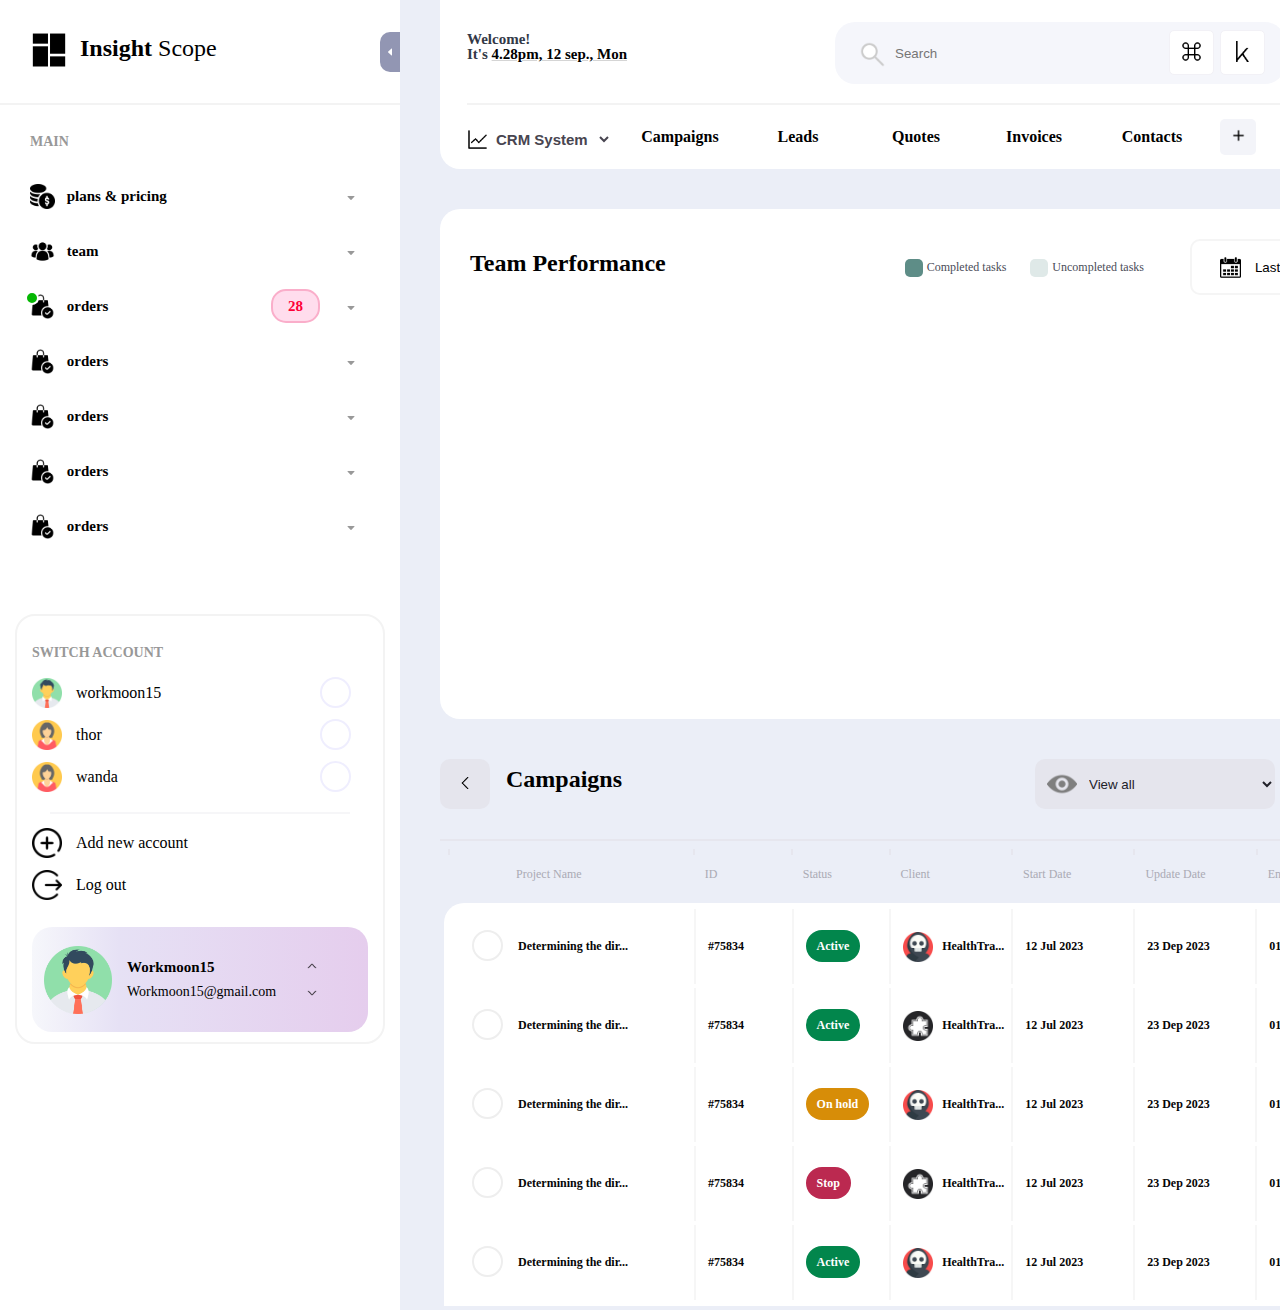
<file: index.html>
<!DOCTYPE html>
<html lang="en">
<head>
    <meta charset="UTF-8">
    <meta name="viewport" content="width=device-width, initial-scale=1.0">
    <link rel="icon" href="./images/favicon.ico">
    <link rel="stylesheet" href="./css/reset.css">
    <link rel="stylesheet" href="./css/main.css">
    <title>Insight Scope-ul</title>
</head>
<body>
    <div class="body-wrap"> <!-- w1200 h840 1.5배로 잡고 만들기 --> 
        <div class="left"> <!-- w265-->
            <div class="left-header">
                <div class="left-logo">
                    <span class="bold">
                        Insight
                    </span>
                    <span>
                        Scope
                    </span>
                </div>
                <button class="left-btn">
                    <span class="white-arrow"></span>
                </button>
            </div>
            <div class="left-menu">
                <p class="bold">MAIN</p>
                <ul class="l-menu-ul">
                    <li class="l-menu-li">
                        <img class="li-icon" src="./images/money.png" alt="#">
                        <span>
                            plans & pricing
                        </span>
                        <ul class="l-2depth-ul">
                            <li>
                                <a href="#a">
                                    <img class="li-icon" src="./images/pie-chart.png" alt="">
                                    <span>
                                        statistics
                                    </span>
                                </a>
                            </li>
                            <li>
                                <a href="#a">
                                    <img src="./images/two-circles-sign-one-black-other-white.png" alt="" class="li-icon">
                                    <span>
                                        campaigns
                                    </span>
                                </a>
                            </li>
                            <li>
                                <a href="#a">
                                    <img src="./images/luggage.png" alt="" class="li-icon">
                                    <span>
                                        vacations
                                    </span>
                                </a>
                            </li>
                            <li>
                                <a href="#a">
                                    <img src="./images/setting.png" alt="" class="li-icon">
                                    <span>
                                        settings
                                    </span>
                                </a>
                            </li>
                        </ul>
                    </li>
                    <li class="l-menu-li onoff">
                        <img class="li-icon" src="./images/group.png" alt="#">
                        <span>
                            team
                        </span>
                        <ul class="l-2depth-ul">
                            <li>
                                <a href="#a">
                                    <img class="li-icon" src="./images/pie-chart.png" alt="">
                                    <span>
                                        statistics
                                    </span>
                                </a>
                            </li>
                            <li>
                                <a href="#a">
                                    <img src="./images/two-circles-sign-one-black-other-white.png" alt="" class="li-icon">
                                    <span>
                                        campaigns
                                    </span>
                                </a>
                            </li>
                            <li>
                                <a href="#a">
                                    <img src="./images/luggage.png" alt="" class="li-icon">
                                    <span>
                                        vacations
                                    </span>
                                </a>
                            </li>
                            <li>
                                <a href="#a">
                                    <img src="./images/setting.png" alt="" class="li-icon">
                                    <span>
                                        settings
                                    </span>
                                </a>
                            </li>
                        </ul>
                    </li>
                    <li class="l-menu-li alert">
                        <img src="./images/shopping-bag.png" alt="" class="li-icon">
                        <span>
                            orders
                        </span>
                        <ul class="l-2depth-ul">
                            <li>
                                <a href="#a">
                                    <img class="li-icon" src="./images/pie-chart.png" alt="">
                                    <span>
                                        statistics
                                    </span>
                                </a>
                            </li>
                            <li>
                                <a href="#a">
                                    <img src="./images/two-circles-sign-one-black-other-white.png" alt="" class="li-icon">
                                    <span>
                                        campaigns
                                    </span>
                                </a>
                            </li>
                            <li>
                                <a href="#a">
                                    <img src="./images/luggage.png" alt="" class="li-icon">
                                    <span>
                                        vacations
                                    </span>
                                </a>
                            </li>
                            <li>
                                <a href="#a">
                                    <img src="./images/setting.png" alt="" class="li-icon">
                                    <span>
                                        settings
                                    </span>
                                </a>
                            </li>
                        </ul>
                    </li>
                    <li class="l-menu-li">
                        <img src="./images/shopping-bag.png" alt="" class="li-icon">
                        <span>
                            orders
                        </span>
                        <ul class="l-2depth-ul">
                            <li>
                                <a href="#a">
                                    <img class="li-icon" src="./images/pie-chart.png" alt="">
                                    <span>
                                        statistics
                                    </span>
                                </a>
                            </li>
                            <li>
                                <a href="#a">
                                    <img src="./images/two-circles-sign-one-black-other-white.png" alt="" class="li-icon">
                                    <span>
                                        campaigns
                                    </span>
                                </a>
                            </li>
                            <li>
                                <a href="#a">
                                    <img src="./images/luggage.png" alt="" class="li-icon">
                                    <span>
                                        vacations
                                    </span>
                                </a>
                            </li>
                            <li>
                                <a href="#a">
                                    <img src="./images/setting.png" alt="" class="li-icon">
                                    <span>
                                        settings
                                    </span>
                                </a>
                            </li>
                        </ul>
                    </li>
                    <li class="l-menu-li">
                        <img src="./images/shopping-bag.png" alt="" class="li-icon">
                        <span>
                            orders
                        </span>
                        <ul class="l-2depth-ul">
                            <li>
                                <a href="#a">
                                    <img class="li-icon" src="./images/pie-chart.png" alt="">
                                    <span>
                                        statistics
                                    </span>
                                </a>
                            </li>
                            <li>
                                <a href="#a">
                                    <img src="./images/two-circles-sign-one-black-other-white.png" alt="" class="li-icon">
                                    <span>
                                        campaigns
                                    </span>
                                </a>
                            </li>
                            <li>
                                <a href="#a">
                                    <img src="./images/luggage.png" alt="" class="li-icon">
                                    <span>
                                        vacations
                                    </span>
                                </a>
                            </li>
                            <li>
                                <a href="#a">
                                    <img src="./images/setting.png" alt="" class="li-icon">
                                    <span>
                                        settings
                                    </span>
                                </a>
                            </li>
                        </ul>
                    </li>
                    <li class="l-menu-li">
                        <img src="./images/shopping-bag.png" alt="" class="li-icon">
                        <span>
                            orders
                        </span>
                        <ul class="l-2depth-ul">
                            <li>
                                <a href="#a">
                                    <img class="li-icon" src="./images/pie-chart.png" alt="">
                                    <span>
                                        statistics
                                    </span>
                                </a>
                            </li>
                            <li>
                                <a href="#a">
                                    <img src="./images/two-circles-sign-one-black-other-white.png" alt="" class="li-icon">
                                    <span>
                                        campaigns
                                    </span>
                                </a>
                            </li>
                            <li>
                                <a href="#a">
                                    <img src="./images/luggage.png" alt="" class="li-icon">
                                    <span>
                                        vacations
                                    </span>
                                </a>
                            </li>
                            <li>
                                <a href="#a">
                                    <img src="./images/setting.png" alt="" class="li-icon">
                                    <span>
                                        settings
                                    </span>
                                </a>
                            </li>
                        </ul>
                    </li>
                    <li class="l-menu-li">
                        <img src="./images/shopping-bag.png" alt="" class="li-icon">
                        <span>
                            orders
                        </span>
                        <ul class="l-2depth-ul">
                            <li>
                                <a href="#a">
                                    <img class="li-icon" src="./images/pie-chart.png" alt="">
                                    <span>
                                        statistics
                                    </span>
                                </a>
                            </li>
                            <li>
                                <a href="#a">
                                    <img src="./images/two-circles-sign-one-black-other-white.png" alt="" class="li-icon">
                                    <span>
                                        campaigns
                                    </span>
                                </a>
                            </li>
                            <li>
                                <a href="#a">
                                    <img src="./images/luggage.png" alt="" class="li-icon">
                                    <span>
                                        vacations
                                    </span>
                                </a>
                            </li>
                            <li>
                                <a href="#a">
                                    <img src="./images/setting.png" alt="" class="li-icon">
                                    <span>
                                        settings
                                    </span>
                                </a>
                            </li>
                        </ul>
                    </li>
                </ul>
            </div>
            <div class="left-switch">
                <div class="content-wrap">
                    <p>
                        switch account
                    </p>
                    <div class="radio-wrap">
                        <div class="radio-container">
                            <div class="radio-item">
                                <img class="radio-profile" src="./images/man.png" alt="">
                                <input class="hide" type="radio" id="option1" name="options" value="option1">
                                <label class="radio-label" for="option1">workmoon15</label>
                            </div>
                            <div class="radio-item">
                                <img class="radio-profile" src="./images/human.png" alt="">
                                <input class="hide" type="radio" id="option2" name="options" value="option2">
                                <label class="radio-label" for="option2">thor</label>
                            </div>
                            <div class="radio-item">
                                <img class="radio-profile" src="./images/human.png" alt="">
                                <input class="hide" type="radio" id="option3" name="options" value="option3">
                                <label class="radio-label" for="option3">wanda</label>
                            </div>
                        </div>
                    </div>
                    <div class="account-wrap">
                        <ul class="account-ul">
                            <li class="account-list add">
                                <img class="add-img" src="./images/plus.png" alt="">
                                <span>
                                    Add new account
                                </span>
                            </li>
                            <li class="account-list logout">
                                <img class="logout-img" src="./images/logout.png" alt="">
                                <span>
                                    Log out
                                </span>
                            </li>
                        </ul>
                    </div>
                    <div class="id-card">
                        <img class="id-img" src="./images/man.png" alt="">
                        <div class="id-txt">
                            <p>
                                Workmoon15
                            </p>
                            <span>
                                Workmoon15@gmail.com
                            </span>
                        </div>
                        <div class="id-btns">
                            <button class="btn-up"></button>
                            <button class="btn-down"></button>
                        </div>
                    </div>
                </div>
            </div>
        </div>
        <div class="main">
            <button class="left-btn">
                <span class="white-arrow"></span>
            </button>
            <div class="main-header">
                <div class="header-up clear">
                    <div class="header-date">
                        <p>
                            Welcome!
                        </p>
                        <span>
                            It's
                        </span>
                        <span class="date">
                            4.28pm, 12 sep., Mon
                        </span>
                    </div>
                    <div class="header-search">
                        <div class="search-wrap">
                            <form action="#">
                                <input class="search" placeholder="Search" type="text">
                            </form>
                            <div class="search-icons">
                                <button class="s-icon cmd-btn">
                                    <img src="./images/cmd.png" alt="">
                                </button>
                                <button class="s-icon k-btn">
                                    <img src="./images/alphabet.png" alt="">
                                </button>
                            </div>
                        </div>
                    </div>
                    <div class="header-icons">
                        <button class="ai">
                            <img src="./images/sparkle.png" alt="">
                            <span>
                                Ai assistant
                            </span>
                        </button>
                        <div class="icons">
                            <ul>
                                <li>
                                    <a class="notes" href="#a"></a>
                                </li>
                                <li>
                                    <a class="folder" href="#a"></a>
                                </li>
                                <li>
                                    <a class="setting" href="#a"></a>
                                </li>
                            </ul>
                        </div>
                    </div>
                </div>
                <div class="header-down clear">
                    <div class="header-crm">
                        <form action="#">
                            <label for="crm"></label>
                            <select name="crm" id="crm">
                                <option value="crm">CRM System</option>
                            </select>
                        </form>
                    </div>
                    <div class="header-category">
                        <ul>
                            <li>
                                <a href="#a">
                                    Campaigns
                                </a>
                            </li>
                            <li>
                                <a href="#a">
                                    Leads
                                </a>
                            </li>
                            <li>
                                <a href="#a">
                                    Quotes
                                </a>
                            </li>
                            <li>
                                <a href="#a">
                                    Invoices
                                </a>
                            </li>
                            <li>
                                <a href="#a">
                                    Contacts
                                </a>
                            </li>
                            <button class="add-btn">
                                <img src="./images/add.png" alt="#">
                            </button>
                        </ul>
                    </div>
                </div>
            </div>
            <div class="data-contents clear">
                <div class="team clear">
                    <div class="team-title">
                        Team Performance
                    </div>
                    <div class="team-right">
                        <div class="tasks">
                            Completed tasks
                        </div>
                        <div class="tasks uncompleted">
                            Uncompleted tasks
                        </div>
                        <button class="last-year">
                            <img src="./images/calendar.png" alt="">
                            <span>
                                Last year
                            </span>
                        </button>
                    </div>
                    <div id="chartdiv">

                    </div>
                </div>
                <div class="total-box">
                    <div class="total projects">
                        <p>
                            total projects
                        </p>
                        <span class="amount">
                            173
                        </span>
                        <div class="per">
                            <img src="./images/up-arrow-blue.png" alt="">
                            <span>
                                +28%
                            </span>
                        </div>
                        <button class="dots"></button>
                    </div>
                    <div class="total employees">
                        <p>
                            total employees
                        </p>
                        <span class="amount">
                            2397
                        </span>
                        <div class="per">
                            <img src="./images/up-arrow-blue.png" alt="">
                            <span>
                                +12%
                            </span>
                        </div>
                        <button class="dots"></button>
                    </div>
                </div>
            </div>
            <div class="campaigns">
                <div class="camp-header clear">
                    <button class="back-btn">
                        <img src="./images/left-chevron.png" alt="#">
                    </button>
                    <div class="camp-title">
                        Campaigns
                    </div>
                    <div class="camp-btns">
                        <form action="#">
                            <select name="view" id="view">
                                <option value="viewall">View all</option>
                            </select>
                        </form>
                        <button class="export">
                            Export
                        </button>
                        <button class="add-new">
                            <span>+</span>
                            Add new campaign
                        </button>
                    </div>
                </div>
                <!-- s : no table -->
                <div class="camp-chart">
                    <div class="category">
                        <ul>
                            <li class="li-name">Project Name</li>
                            <li class="li-id">ID</li>
                            <li class="li-status">Status</li>
                            <li class="li-client">
                                <div>
                                    <span>
                                        Client 
                                    </span>
                                    <span class="up-arrow">
                                        &#8593
                                    </span>
                                </div>
                            </li>
                            <li class="li-date">Start Date</li>
                            <li class="li-date">Update Date</li>
                            <li class="li-date">End Date</li>
                            <li class="li-cost">Final Cost</li>
                            <li class="li-manager">Manager</li>
                        </ul>
                    </div>
                    <div class="detail">
                        <ul class="detail-ul">
                            <li class="detail-list">
                                <ul>
                                    <li class="p-name">Determining the dir...</li>
                                    <li class="id-numb">#75834</li>
                                    <li class="state">
                                        <span>
                                            Active
                                        </span>
                                    </li>
                                    <li class="client">
                                        <img src="./images/reaper.png" alt="#">
                                        <span>
                                            HealthTra...
                                        </span>
                                    </li>
                                    <li class="s-date">12 Jul 2023</li>
                                    <li class="u-date">23 Dep 2023</li>
                                    <li class="e-date">01 Dec 2024</li>
                                    <li class="f-cost">+$750</li>
                                    <li class="m-name">
                                        <img src="./images/man.png" alt="#">
                                        <span>
                                            Romanov...
                                        </span>
                                        <button class="dots"></button>
                                    </li>
                                </ul>
                            </li>
                            <li class="detail-list">
                                <ul>
                                    <li class="p-name">Determining the dir...</li>
                                    <li class="id-numb">#75834</li>
                                    <li class="state">
                                        <span>
                                            Active
                                        </span>
                                    </li>
                                    <li class="client">
                                        <img src="./images/puzzle.png" alt="#">
                                        <span>
                                            HealthTra...
                                        </span>
                                    </li>
                                    <li class="s-date">12 Jul 2023</li>
                                    <li class="u-date">23 Dep 2023</li>
                                    <li class="e-date">01 Dec 2024</li>
                                    <li class="f-cost">+$750</li>
                                    <li class="m-name">
                                        <img src="./images/human.png" alt="#">
                                        <span>
                                            Romanov...
                                        </span>
                                        <button class="dots"></button>
                                    </li>
                                </ul>
                            </li>
                            <li class="detail-list">
                                <ul>
                                    <li class="p-name">Determining the dir...</li>
                                    <li class="id-numb">#75834</li>
                                    <li class="state on-hold">
                                        <span>
                                            On hold
                                        </span>
                                    </li>
                                    <li class="client">
                                        <img src="./images/reaper.png" alt="#">
                                        <span>
                                            HealthTra...
                                        </span>
                                    </li>
                                    <li class="s-date">12 Jul 2023</li>
                                    <li class="u-date">23 Dep 2023</li>
                                    <li class="e-date">01 Dec 2024</li>
                                    <li class="f-cost">+$750</li>
                                    <li class="m-name">
                                        <img src="./images/man.png" alt="#">
                                        <span>
                                            Romanov...
                                        </span>
                                        <button class="dots"></button>
                                    </li>
                                </ul>
                            </li>
                            <li class="detail-list">
                                <ul>
                                    <li class="p-name">Determining the dir...</li>
                                    <li class="id-numb">#75834</li>
                                    <li class="state stop">
                                        <span>
                                            Stop
                                        </span>
                                    </li>
                                    <li class="client">
                                        <img src="./images/puzzle.png" alt="#">
                                        <span>
                                            HealthTra...
                                        </span>
                                    </li>
                                    <li class="s-date">12 Jul 2023</li>
                                    <li class="u-date">23 Dep 2023</li>
                                    <li class="e-date">01 Dec 2024</li>
                                    <li class="f-cost">+$750</li>
                                    <li class="m-name">
                                        <img src="./images/human.png" alt="#">
                                        <span>
                                            Romanov...
                                        </span>
                                        <button class="dots"></button>
                                    </li>
                                </ul>
                            </li>
                            <li class="detail-list">
                                <ul>
                                    <li class="p-name">Determining the dir...</li>
                                    <li class="id-numb">#75834</li>
                                    <li class="state">
                                        <span>
                                            Active
                                        </span>
                                    </li>
                                    <li class="client">
                                        <img src="./images/reaper.png" alt="#">
                                        <span>
                                            HealthTra...
                                        </span>
                                    </li>
                                    <li class="s-date">12 Jul 2023</li>
                                    <li class="u-date">23 Dep 2023</li>
                                    <li class="e-date">01 Dec 2024</li>
                                    <li class="f-cost">+$750</li>
                                    <li class="m-name">
                                        <img src="./images/man.png" alt="#">
                                        <span>
                                            Romanov...
                                        </span>
                                        <button class="dots"></button>
                                    </li>
                                </ul>
                            </li>
                        </ul>
                    </div>
                </div>
                <!-- e : no table -->
                <!-- s : yes table -->
                <!-- <table class="camp-chart">
                    <tr class="t-header">
                        <td class="li-name">Project Name</td>
                        <td class="li-id">ID</td>
                        <td class="li-status">Status</td>
                        <td class="li-client">Client</td>
                        <td class="li-date">Start Date</td>
                        <td class="li-date">Update Date</td>
                        <td class="li-date">End Date</td>
                        <td class="li-cost">Final Cost</td>
                        <td class="li-manager">Manager</td>
                    </tr>
                    <tr>
                        <td>

                        </td>
                    </tr>
                </table> -->
                <!-- e : yes table -->
            </div>

        </div>
    </div>
    <script src="./js/jquery.js"></script>
    <script src="./js/main.js"></script>

    <!-- s : am chart -->

        <!-- Resources -->
        <script src="https://cdn.amcharts.com/lib/5/index.js"></script>
        <script src="https://cdn.amcharts.com/lib/5/xy.js"></script>
        <script src="https://cdn.amcharts.com/lib/5/themes/Animated.js"></script>
        
        <!-- Chart code -->
        <script>
        am5.ready(function() {
        
        
        // Create root element
        // https://www.amcharts.com/docs/v5/getting-started/#Root_element
        var root = am5.Root.new("chartdiv");
        
        
        // Set themes
        // https://www.amcharts.com/docs/v5/concepts/themes/
        root.setThemes([
          am5themes_Animated.new(root)
        ]);
        
        
        // Create chart
        // https://www.amcharts.com/docs/v5/charts/xy-chart/
        var chart = root.container.children.push(am5xy.XYChart.new(root, {
          panX: false,
          panY: false,
          wheelX: "panX",
          wheelY: "zoomX",
          paddingLeft: 0,
          paddingRight: 0,
          layout: root.verticalLayout
        }));
        
        var colors = chart.get("colors");
        
        var data = [{
          country: "US",
          visits: 725
        }, {
          country: "UK",
          visits: 625
        }, {
          country: "China",
          visits: 602
        }, {
          country: "Japan",
          visits: 509
        }, {
          country: "Germany",
          visits: 322
        }, {
          country: "France",
          visits: 214
        }, {
          country: "India",
          visits: 204
        }, {
          country: "Spain",
          visits: 198
        }, {
          country: "Netherlands",
          visits: 165
        }, {
          country: "South Korea",
          visits: 93
        }, {
          country: "Canada",
          visits: 41
        }];
        
        prepareParetoData();
        
        function prepareParetoData() {
          var total = 0;
        
          for (var i = 0; i < data.length; i++) {
            var value = data[i].visits;
            total += value;
          }
        
          var sum = 0;
          for (var i = 0; i < data.length; i++) {
            var value = data[i].visits;
            sum += value;
            data[i].pareto = sum / total * 100;
          }
        }
        
        
        
        // Create axes
        // https://www.amcharts.com/docs/v5/charts/xy-chart/axes/
        var xRenderer = am5xy.AxisRendererX.new(root, {
          minGridDistance: 85,
          minorGridEnabled: true
        })
        
        var xAxis = chart.xAxes.push(am5xy.CategoryAxis.new(root, {
          categoryField: "country",
          renderer: xRenderer
        }));
        
        xRenderer.grid.template.setAll({
          location: 1
        })
        
        xRenderer.labels.template.setAll({
          paddingTop: 20
        });
        
        xAxis.data.setAll(data);
        
        var yAxis = chart.yAxes.push(am5xy.ValueAxis.new(root, {
          renderer: am5xy.AxisRendererY.new(root, {
            strokeOpacity: 0.1
          })
        }));
        
        var paretoAxisRenderer = am5xy.AxisRendererY.new(root, { opposite: true });
        var paretoAxis = chart.yAxes.push(am5xy.ValueAxis.new(root, {
          renderer: paretoAxisRenderer,
          min: 0,
          max: 100,
          strictMinMax: true
        }));
        
        paretoAxisRenderer.grid.template.set("forceHidden", true);
        paretoAxis.set("numberFormat", "#'%");
        
        
        // Add series
        // https://www.amcharts.com/docs/v5/charts/xy-chart/series/
        var series = chart.series.push(am5xy.ColumnSeries.new(root, {
          xAxis: xAxis,
          yAxis: yAxis,
          valueYField: "visits",
          categoryXField: "country"
        }));
        
        series.columns.template.setAll({
          tooltipText: "{categoryX}: {valueY}",
          tooltipY: 0,
          strokeOpacity: 0,
          cornerRadiusTL: 6,
          cornerRadiusTR: 6
        });
        
        series.columns.template.adapters.add("fill", function (fill, target) {
          return chart.get("colors").getIndex(series.dataItems.indexOf(target.dataItem));
        })
        
        
        // pareto series
        var paretoSeries = chart.series.push(am5xy.LineSeries.new(root, {
          xAxis: xAxis,
          yAxis: paretoAxis,
          valueYField: "pareto",
          categoryXField: "country",
          stroke: root.interfaceColors.get("alternativeBackground"),
          maskBullets: false
        }));
        
        paretoSeries.bullets.push(function () {
          return am5.Bullet.new(root, {
            locationY: 1,
            sprite: am5.Circle.new(root, {
              radius: 5,
              fill: series.get("fill"),
              stroke: root.interfaceColors.get("alternativeBackground")
            })
          })
        })
        
        series.data.setAll(data);
        paretoSeries.data.setAll(data);
        
        // Make stuff animate on load
        // https://www.amcharts.com/docs/v5/concepts/animations/
        series.appear();
        chart.appear(1000, 100);
        
        }); // end am5.ready()
        </script>

    <!-- c : am chart -->
</body>
</html>
</file>
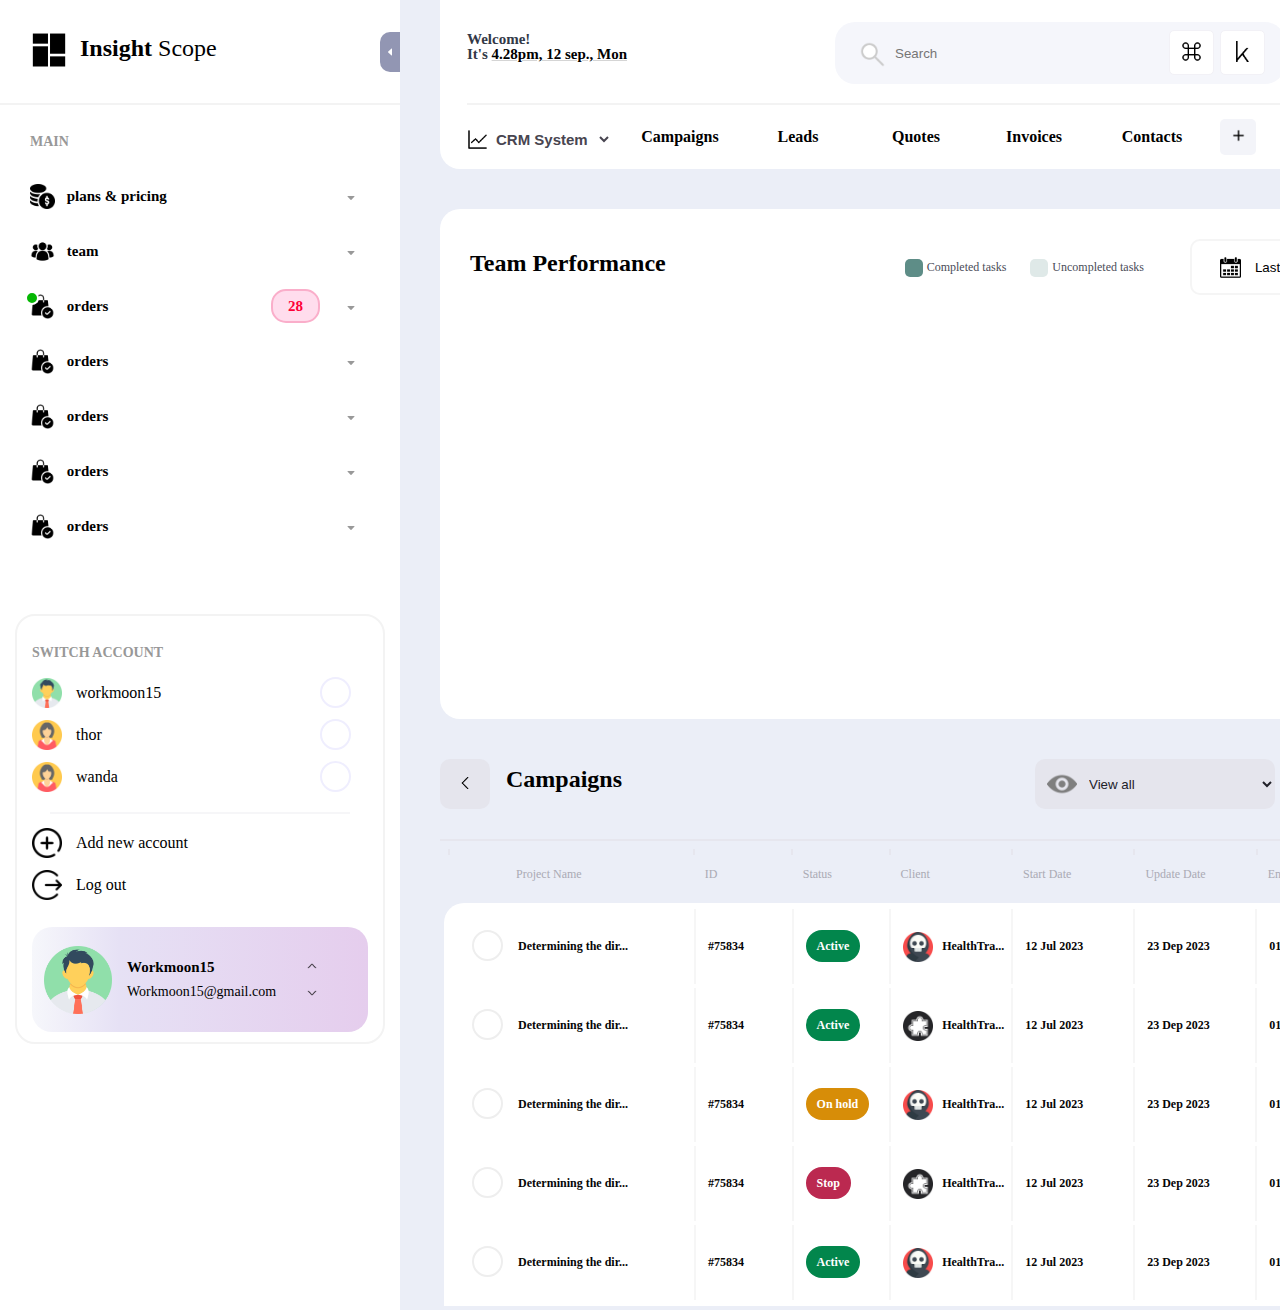
<file: index-ul.html>
<!DOCTYPE html>
<html lang="en">
<head>
    <meta charset="UTF-8">
    <meta name="viewport" content="width=device-width, initial-scale=1.0">
    <link rel="icon" href="./images/favicon.ico">
    <link rel="stylesheet" href="./css/reset.css">
    <link rel="stylesheet" href="./css/main.css">
    <title>Insight Scope-ul</title>
</head>
<body>
    <div class="body-wrap"> <!-- w1200 h840 1.5배로 잡고 만들기 --> 
        <div class="left"> <!-- w265-->
            <div class="left-header">
                <div class="left-logo">
                    <span class="bold">
                        Insight
                    </span>
                    <span>
                        Scope
                    </span>
                </div>
                <button class="left-btn">
                    <span class="white-arrow"></span>
                </button>
            </div>
            <div class="left-menu">
                <p class="bold">MAIN</p>
                <ul class="l-menu-ul">
                    <li class="l-menu-li">
                        <img class="li-icon" src="./images/money.png" alt="#">
                        <span>
                            plans & pricing
                        </span>
                        <ul class="l-2depth-ul">
                            <li>
                                <a href="#a">
                                    <img class="li-icon" src="./images/pie-chart.png" alt="">
                                    <span>
                                        statistics
                                    </span>
                                </a>
                            </li>
                            <li>
                                <a href="#a">
                                    <img src="./images/two-circles-sign-one-black-other-white.png" alt="" class="li-icon">
                                    <span>
                                        campaigns
                                    </span>
                                </a>
                            </li>
                            <li>
                                <a href="#a">
                                    <img src="./images/luggage.png" alt="" class="li-icon">
                                    <span>
                                        vacations
                                    </span>
                                </a>
                            </li>
                            <li>
                                <a href="#a">
                                    <img src="./images/setting.png" alt="" class="li-icon">
                                    <span>
                                        settings
                                    </span>
                                </a>
                            </li>
                        </ul>
                    </li>
                    <li class="l-menu-li onoff">
                        <img class="li-icon" src="./images/group.png" alt="#">
                        <span>
                            team
                        </span>
                        <ul class="l-2depth-ul">
                            <li>
                                <a href="#a">
                                    <img class="li-icon" src="./images/pie-chart.png" alt="">
                                    <span>
                                        statistics
                                    </span>
                                </a>
                            </li>
                            <li>
                                <a href="#a">
                                    <img src="./images/two-circles-sign-one-black-other-white.png" alt="" class="li-icon">
                                    <span>
                                        campaigns
                                    </span>
                                </a>
                            </li>
                            <li>
                                <a href="#a">
                                    <img src="./images/luggage.png" alt="" class="li-icon">
                                    <span>
                                        vacations
                                    </span>
                                </a>
                            </li>
                            <li>
                                <a href="#a">
                                    <img src="./images/setting.png" alt="" class="li-icon">
                                    <span>
                                        settings
                                    </span>
                                </a>
                            </li>
                        </ul>
                    </li>
                    <li class="l-menu-li alert">
                        <img src="./images/shopping-bag.png" alt="" class="li-icon">
                        <span>
                            orders
                        </span>
                        <ul class="l-2depth-ul">
                            <li>
                                <a href="#a">
                                    <img class="li-icon" src="./images/pie-chart.png" alt="">
                                    <span>
                                        statistics
                                    </span>
                                </a>
                            </li>
                            <li>
                                <a href="#a">
                                    <img src="./images/two-circles-sign-one-black-other-white.png" alt="" class="li-icon">
                                    <span>
                                        campaigns
                                    </span>
                                </a>
                            </li>
                            <li>
                                <a href="#a">
                                    <img src="./images/luggage.png" alt="" class="li-icon">
                                    <span>
                                        vacations
                                    </span>
                                </a>
                            </li>
                            <li>
                                <a href="#a">
                                    <img src="./images/setting.png" alt="" class="li-icon">
                                    <span>
                                        settings
                                    </span>
                                </a>
                            </li>
                        </ul>
                    </li>
                    <li class="l-menu-li">
                        <img src="./images/shopping-bag.png" alt="" class="li-icon">
                        <span>
                            orders
                        </span>
                        <ul class="l-2depth-ul">
                            <li>
                                <a href="#a">
                                    <img class="li-icon" src="./images/pie-chart.png" alt="">
                                    <span>
                                        statistics
                                    </span>
                                </a>
                            </li>
                            <li>
                                <a href="#a">
                                    <img src="./images/two-circles-sign-one-black-other-white.png" alt="" class="li-icon">
                                    <span>
                                        campaigns
                                    </span>
                                </a>
                            </li>
                            <li>
                                <a href="#a">
                                    <img src="./images/luggage.png" alt="" class="li-icon">
                                    <span>
                                        vacations
                                    </span>
                                </a>
                            </li>
                            <li>
                                <a href="#a">
                                    <img src="./images/setting.png" alt="" class="li-icon">
                                    <span>
                                        settings
                                    </span>
                                </a>
                            </li>
                        </ul>
                    </li>
                    <li class="l-menu-li">
                        <img src="./images/shopping-bag.png" alt="" class="li-icon">
                        <span>
                            orders
                        </span>
                        <ul class="l-2depth-ul">
                            <li>
                                <a href="#a">
                                    <img class="li-icon" src="./images/pie-chart.png" alt="">
                                    <span>
                                        statistics
                                    </span>
                                </a>
                            </li>
                            <li>
                                <a href="#a">
                                    <img src="./images/two-circles-sign-one-black-other-white.png" alt="" class="li-icon">
                                    <span>
                                        campaigns
                                    </span>
                                </a>
                            </li>
                            <li>
                                <a href="#a">
                                    <img src="./images/luggage.png" alt="" class="li-icon">
                                    <span>
                                        vacations
                                    </span>
                                </a>
                            </li>
                            <li>
                                <a href="#a">
                                    <img src="./images/setting.png" alt="" class="li-icon">
                                    <span>
                                        settings
                                    </span>
                                </a>
                            </li>
                        </ul>
                    </li>
                    <li class="l-menu-li">
                        <img src="./images/shopping-bag.png" alt="" class="li-icon">
                        <span>
                            orders
                        </span>
                        <ul class="l-2depth-ul">
                            <li>
                                <a href="#a">
                                    <img class="li-icon" src="./images/pie-chart.png" alt="">
                                    <span>
                                        statistics
                                    </span>
                                </a>
                            </li>
                            <li>
                                <a href="#a">
                                    <img src="./images/two-circles-sign-one-black-other-white.png" alt="" class="li-icon">
                                    <span>
                                        campaigns
                                    </span>
                                </a>
                            </li>
                            <li>
                                <a href="#a">
                                    <img src="./images/luggage.png" alt="" class="li-icon">
                                    <span>
                                        vacations
                                    </span>
                                </a>
                            </li>
                            <li>
                                <a href="#a">
                                    <img src="./images/setting.png" alt="" class="li-icon">
                                    <span>
                                        settings
                                    </span>
                                </a>
                            </li>
                        </ul>
                    </li>
                    <li class="l-menu-li">
                        <img src="./images/shopping-bag.png" alt="" class="li-icon">
                        <span>
                            orders
                        </span>
                        <ul class="l-2depth-ul">
                            <li>
                                <a href="#a">
                                    <img class="li-icon" src="./images/pie-chart.png" alt="">
                                    <span>
                                        statistics
                                    </span>
                                </a>
                            </li>
                            <li>
                                <a href="#a">
                                    <img src="./images/two-circles-sign-one-black-other-white.png" alt="" class="li-icon">
                                    <span>
                                        campaigns
                                    </span>
                                </a>
                            </li>
                            <li>
                                <a href="#a">
                                    <img src="./images/luggage.png" alt="" class="li-icon">
                                    <span>
                                        vacations
                                    </span>
                                </a>
                            </li>
                            <li>
                                <a href="#a">
                                    <img src="./images/setting.png" alt="" class="li-icon">
                                    <span>
                                        settings
                                    </span>
                                </a>
                            </li>
                        </ul>
                    </li>
                </ul>
            </div>
            <div class="left-switch">
                <div class="content-wrap">
                    <p>
                        switch account
                    </p>
                    <div class="radio-wrap">
                        <div class="radio-container">
                            <div class="radio-item">
                                <img class="radio-profile" src="./images/man.png" alt="">
                                <input class="hide" type="radio" id="option1" name="options" value="option1">
                                <label class="radio-label" for="option1">workmoon15</label>
                            </div>
                            <div class="radio-item">
                                <img class="radio-profile" src="./images/human.png" alt="">
                                <input class="hide" type="radio" id="option2" name="options" value="option2">
                                <label class="radio-label" for="option2">thor</label>
                            </div>
                            <div class="radio-item">
                                <img class="radio-profile" src="./images/human.png" alt="">
                                <input class="hide" type="radio" id="option3" name="options" value="option3">
                                <label class="radio-label" for="option3">wanda</label>
                            </div>
                        </div>
                    </div>
                    <div class="account-wrap">
                        <ul class="account-ul">
                            <li class="account-list add">
                                <img class="add-img" src="./images/plus.png" alt="">
                                <span>
                                    Add new account
                                </span>
                            </li>
                            <li class="account-list logout">
                                <img class="logout-img" src="./images/logout.png" alt="">
                                <span>
                                    Log out
                                </span>
                            </li>
                        </ul>
                    </div>
                    <div class="id-card">
                        <img class="id-img" src="./images/man.png" alt="">
                        <div class="id-txt">
                            <p>
                                Workmoon15
                            </p>
                            <span>
                                Workmoon15@gmail.com
                            </span>
                        </div>
                        <div class="id-btns">
                            <button class="btn-up"></button>
                            <button class="btn-down"></button>
                        </div>
                    </div>
                </div>
            </div>
        </div>
        <div class="main">
            <button class="left-btn">
                <span class="white-arrow"></span>
            </button>
            <div class="main-header">
                <div class="header-up clear">
                    <div class="header-date">
                        <p>
                            Welcome!
                        </p>
                        <span>
                            It's
                        </span>
                        <span class="date">
                            4.28pm, 12 sep., Mon
                        </span>
                    </div>
                    <div class="header-search">
                        <div class="search-wrap">
                            <form action="#">
                                <input class="search" placeholder="Search" type="text">
                            </form>
                            <div class="search-icons">
                                <button class="s-icon cmd-btn">
                                    <img src="./images/cmd.png" alt="">
                                </button>
                                <button class="s-icon k-btn">
                                    <img src="./images/alphabet.png" alt="">
                                </button>
                            </div>
                        </div>
                    </div>
                    <div class="header-icons">
                        <button class="ai">
                            <img src="./images/sparkle.png" alt="">
                            <span>
                                Ai assistant
                            </span>
                        </button>
                        <div class="icons">
                            <ul>
                                <li>
                                    <a class="notes" href="#a"></a>
                                </li>
                                <li>
                                    <a class="folder" href="#a"></a>
                                </li>
                                <li>
                                    <a class="setting" href="#a"></a>
                                </li>
                            </ul>
                        </div>
                    </div>
                </div>
                <div class="header-down clear">
                    <div class="header-crm">
                        <form action="#">
                            <label for="crm"></label>
                            <select name="crm" id="crm">
                                <option value="crm">CRM System</option>
                            </select>
                        </form>
                    </div>
                    <div class="header-category">
                        <ul>
                            <li>
                                <a href="#a">
                                    Campaigns
                                </a>
                            </li>
                            <li>
                                <a href="#a">
                                    Leads
                                </a>
                            </li>
                            <li>
                                <a href="#a">
                                    Quotes
                                </a>
                            </li>
                            <li>
                                <a href="#a">
                                    Invoices
                                </a>
                            </li>
                            <li>
                                <a href="#a">
                                    Contacts
                                </a>
                            </li>
                            <button class="add-btn">
                                <img src="./images/add.png" alt="#">
                            </button>
                        </ul>
                    </div>
                </div>
            </div>
            <div class="data-contents clear">
                <div class="team clear">
                    <div class="team-title">
                        Team Performance
                    </div>
                    <div class="team-right">
                        <div class="tasks">
                            Completed tasks
                        </div>
                        <div class="tasks uncompleted">
                            Uncompleted tasks
                        </div>
                        <button class="last-year">
                            <img src="./images/calendar.png" alt="">
                            <span>
                                Last year
                            </span>
                        </button>
                    </div>
                    <div id="chartdiv">

                    </div>
                </div>
                <div class="total-box">
                    <div class="total projects">
                        <p>
                            total projects
                        </p>
                        <span class="amount">
                            173
                        </span>
                        <div class="per">
                            <img src="./images/up-arrow-blue.png" alt="">
                            <span>
                                +28%
                            </span>
                        </div>
                        <button class="dots"></button>
                    </div>
                    <div class="total employees">
                        <p>
                            total employees
                        </p>
                        <span class="amount">
                            2397
                        </span>
                        <div class="per">
                            <img src="./images/up-arrow-blue.png" alt="">
                            <span>
                                +12%
                            </span>
                        </div>
                        <button class="dots"></button>
                    </div>
                </div>
            </div>
            <div class="campaigns">
                <div class="camp-header clear">
                    <button class="back-btn">
                        <img src="./images/left-chevron.png" alt="#">
                    </button>
                    <div class="camp-title">
                        Campaigns
                    </div>
                    <div class="camp-btns">
                        <form action="#">
                            <select name="view" id="view">
                                <option value="viewall">View all</option>
                            </select>
                        </form>
                        <button class="export">
                            Export
                        </button>
                        <button class="add-new">
                            <span>+</span>
                            Add new campaign
                        </button>
                    </div>
                </div>
                <!-- s : no table -->
                <div class="camp-chart">
                    <div class="category">
                        <ul>
                            <li class="li-name">Project Name</li>
                            <li class="li-id">ID</li>
                            <li class="li-status">Status</li>
                            <li class="li-client">
                                <div>
                                    <span>
                                        Client 
                                    </span>
                                    <span class="up-arrow">
                                        &#8593
                                    </span>
                                </div>
                            </li>
                            <li class="li-date">Start Date</li>
                            <li class="li-date">Update Date</li>
                            <li class="li-date">End Date</li>
                            <li class="li-cost">Final Cost</li>
                            <li class="li-manager">Manager</li>
                        </ul>
                    </div>
                    <div class="detail">
                        <ul class="detail-ul">
                            <li class="detail-list">
                                <ul>
                                    <li class="p-name">Determining the dir...</li>
                                    <li class="id-numb">#75834</li>
                                    <li class="state">
                                        <span>
                                            Active
                                        </span>
                                    </li>
                                    <li class="client">
                                        <img src="./images/reaper.png" alt="#">
                                        <span>
                                            HealthTra...
                                        </span>
                                    </li>
                                    <li class="s-date">12 Jul 2023</li>
                                    <li class="u-date">23 Dep 2023</li>
                                    <li class="e-date">01 Dec 2024</li>
                                    <li class="f-cost">+$750</li>
                                    <li class="m-name">
                                        <img src="./images/man.png" alt="#">
                                        <span>
                                            Romanov...
                                        </span>
                                        <button class="dots"></button>
                                    </li>
                                </ul>
                            </li>
                            <li class="detail-list">
                                <ul>
                                    <li class="p-name">Determining the dir...</li>
                                    <li class="id-numb">#75834</li>
                                    <li class="state">
                                        <span>
                                            Active
                                        </span>
                                    </li>
                                    <li class="client">
                                        <img src="./images/puzzle.png" alt="#">
                                        <span>
                                            HealthTra...
                                        </span>
                                    </li>
                                    <li class="s-date">12 Jul 2023</li>
                                    <li class="u-date">23 Dep 2023</li>
                                    <li class="e-date">01 Dec 2024</li>
                                    <li class="f-cost">+$750</li>
                                    <li class="m-name">
                                        <img src="./images/human.png" alt="#">
                                        <span>
                                            Romanov...
                                        </span>
                                        <button class="dots"></button>
                                    </li>
                                </ul>
                            </li>
                            <li class="detail-list">
                                <ul>
                                    <li class="p-name">Determining the dir...</li>
                                    <li class="id-numb">#75834</li>
                                    <li class="state on-hold">
                                        <span>
                                            On hold
                                        </span>
                                    </li>
                                    <li class="client">
                                        <img src="./images/reaper.png" alt="#">
                                        <span>
                                            HealthTra...
                                        </span>
                                    </li>
                                    <li class="s-date">12 Jul 2023</li>
                                    <li class="u-date">23 Dep 2023</li>
                                    <li class="e-date">01 Dec 2024</li>
                                    <li class="f-cost">+$750</li>
                                    <li class="m-name">
                                        <img src="./images/man.png" alt="#">
                                        <span>
                                            Romanov...
                                        </span>
                                        <button class="dots"></button>
                                    </li>
                                </ul>
                            </li>
                            <li class="detail-list">
                                <ul>
                                    <li class="p-name">Determining the dir...</li>
                                    <li class="id-numb">#75834</li>
                                    <li class="state stop">
                                        <span>
                                            Stop
                                        </span>
                                    </li>
                                    <li class="client">
                                        <img src="./images/puzzle.png" alt="#">
                                        <span>
                                            HealthTra...
                                        </span>
                                    </li>
                                    <li class="s-date">12 Jul 2023</li>
                                    <li class="u-date">23 Dep 2023</li>
                                    <li class="e-date">01 Dec 2024</li>
                                    <li class="f-cost">+$750</li>
                                    <li class="m-name">
                                        <img src="./images/human.png" alt="#">
                                        <span>
                                            Romanov...
                                        </span>
                                        <button class="dots"></button>
                                    </li>
                                </ul>
                            </li>
                            <li class="detail-list">
                                <ul>
                                    <li class="p-name">Determining the dir...</li>
                                    <li class="id-numb">#75834</li>
                                    <li class="state">
                                        <span>
                                            Active
                                        </span>
                                    </li>
                                    <li class="client">
                                        <img src="./images/reaper.png" alt="#">
                                        <span>
                                            HealthTra...
                                        </span>
                                    </li>
                                    <li class="s-date">12 Jul 2023</li>
                                    <li class="u-date">23 Dep 2023</li>
                                    <li class="e-date">01 Dec 2024</li>
                                    <li class="f-cost">+$750</li>
                                    <li class="m-name">
                                        <img src="./images/man.png" alt="#">
                                        <span>
                                            Romanov...
                                        </span>
                                        <button class="dots"></button>
                                    </li>
                                </ul>
                            </li>
                        </ul>
                    </div>
                </div>
                <!-- e : no table -->
                <!-- s : yes table -->
                <!-- <table class="camp-chart">
                    <tr class="t-header">
                        <td class="li-name">Project Name</td>
                        <td class="li-id">ID</td>
                        <td class="li-status">Status</td>
                        <td class="li-client">Client</td>
                        <td class="li-date">Start Date</td>
                        <td class="li-date">Update Date</td>
                        <td class="li-date">End Date</td>
                        <td class="li-cost">Final Cost</td>
                        <td class="li-manager">Manager</td>
                    </tr>
                    <tr>
                        <td>

                        </td>
                    </tr>
                </table> -->
                <!-- e : yes table -->
            </div>

        </div>
    </div>
    <script src="./js/jquery.js"></script>
    <script src="./js/main.js"></script>

    <!-- s : am chart -->

        <!-- Resources -->
        <script src="https://cdn.amcharts.com/lib/5/index.js"></script>
        <script src="https://cdn.amcharts.com/lib/5/xy.js"></script>
        <script src="https://cdn.amcharts.com/lib/5/themes/Animated.js"></script>
        
        <!-- Chart code -->
        <script>
        am5.ready(function() {
        
        
        // Create root element
        // https://www.amcharts.com/docs/v5/getting-started/#Root_element
        var root = am5.Root.new("chartdiv");
        
        
        // Set themes
        // https://www.amcharts.com/docs/v5/concepts/themes/
        root.setThemes([
          am5themes_Animated.new(root)
        ]);
        
        
        // Create chart
        // https://www.amcharts.com/docs/v5/charts/xy-chart/
        var chart = root.container.children.push(am5xy.XYChart.new(root, {
          panX: false,
          panY: false,
          wheelX: "panX",
          wheelY: "zoomX",
          paddingLeft: 0,
          paddingRight: 0,
          layout: root.verticalLayout
        }));
        
        var colors = chart.get("colors");
        
        var data = [{
          country: "US",
          visits: 725
        }, {
          country: "UK",
          visits: 625
        }, {
          country: "China",
          visits: 602
        }, {
          country: "Japan",
          visits: 509
        }, {
          country: "Germany",
          visits: 322
        }, {
          country: "France",
          visits: 214
        }, {
          country: "India",
          visits: 204
        }, {
          country: "Spain",
          visits: 198
        }, {
          country: "Netherlands",
          visits: 165
        }, {
          country: "South Korea",
          visits: 93
        }, {
          country: "Canada",
          visits: 41
        }];
        
        prepareParetoData();
        
        function prepareParetoData() {
          var total = 0;
        
          for (var i = 0; i < data.length; i++) {
            var value = data[i].visits;
            total += value;
          }
        
          var sum = 0;
          for (var i = 0; i < data.length; i++) {
            var value = data[i].visits;
            sum += value;
            data[i].pareto = sum / total * 100;
          }
        }
        
        
        
        // Create axes
        // https://www.amcharts.com/docs/v5/charts/xy-chart/axes/
        var xRenderer = am5xy.AxisRendererX.new(root, {
          minGridDistance: 85,
          minorGridEnabled: true
        })
        
        var xAxis = chart.xAxes.push(am5xy.CategoryAxis.new(root, {
          categoryField: "country",
          renderer: xRenderer
        }));
        
        xRenderer.grid.template.setAll({
          location: 1
        })
        
        xRenderer.labels.template.setAll({
          paddingTop: 20
        });
        
        xAxis.data.setAll(data);
        
        var yAxis = chart.yAxes.push(am5xy.ValueAxis.new(root, {
          renderer: am5xy.AxisRendererY.new(root, {
            strokeOpacity: 0.1
          })
        }));
        
        var paretoAxisRenderer = am5xy.AxisRendererY.new(root, { opposite: true });
        var paretoAxis = chart.yAxes.push(am5xy.ValueAxis.new(root, {
          renderer: paretoAxisRenderer,
          min: 0,
          max: 100,
          strictMinMax: true
        }));
        
        paretoAxisRenderer.grid.template.set("forceHidden", true);
        paretoAxis.set("numberFormat", "#'%");
        
        
        // Add series
        // https://www.amcharts.com/docs/v5/charts/xy-chart/series/
        var series = chart.series.push(am5xy.ColumnSeries.new(root, {
          xAxis: xAxis,
          yAxis: yAxis,
          valueYField: "visits",
          categoryXField: "country"
        }));
        
        series.columns.template.setAll({
          tooltipText: "{categoryX}: {valueY}",
          tooltipY: 0,
          strokeOpacity: 0,
          cornerRadiusTL: 6,
          cornerRadiusTR: 6
        });
        
        series.columns.template.adapters.add("fill", function (fill, target) {
          return chart.get("colors").getIndex(series.dataItems.indexOf(target.dataItem));
        })
        
        
        // pareto series
        var paretoSeries = chart.series.push(am5xy.LineSeries.new(root, {
          xAxis: xAxis,
          yAxis: paretoAxis,
          valueYField: "pareto",
          categoryXField: "country",
          stroke: root.interfaceColors.get("alternativeBackground"),
          maskBullets: false
        }));
        
        paretoSeries.bullets.push(function () {
          return am5.Bullet.new(root, {
            locationY: 1,
            sprite: am5.Circle.new(root, {
              radius: 5,
              fill: series.get("fill"),
              stroke: root.interfaceColors.get("alternativeBackground")
            })
          })
        })
        
        series.data.setAll(data);
        paretoSeries.data.setAll(data);
        
        // Make stuff animate on load
        // https://www.amcharts.com/docs/v5/concepts/animations/
        series.appear();
        chart.appear(1000, 100);
        
        }); // end am5.ready()
        </script>

    <!-- c : am chart -->
</body>
</html>
</file>
<file: css/main.css>
@charset "utf-8";
body {
    background-color: #ebeef7;
}
.body-wrap {
    position: relative;
}
.hide {
    overflow: hidden;
    display: block;
    position: absolute;
    border: 0;
    width: 1px;
    height: 1px;
    clip: rect(1px, 1px, 1px, 1px);
}
/* left */
.left {
    z-index: 10;
    position: absolute;
    top: 0;
    left: 0;
    width: 400px;
    height: 100%;
    background-color: #fff;
}
.left.close {
    width: 0;
    overflow: hidden;
}
.left .left-header {
    position: relative;
    background-color: #fff;
    padding-top: 36px;
    padding-left: 80px;
    height: 105px;
    border-bottom: 2px solid #f3f3f3;
}
.left .left-logo {
    position: relative;
    background-color: #fff;
    font-size: 24px;
}
.left .left-logo::before {
    content: "";
    position: absolute;
    width: 38px;
    height: 38px;
    top: -5px;
    left: -50px;
    background: url(../images/dashboard.png) center no-repeat;
    background-size: cover;
}
.left .left-btn {
    position: absolute;
    text-align: center;
    top: 50%;
    transform: translateY(-50%);
    right: 0;
    width: 20px;
    height: 40px;
    background-color: #9296b3;
    border-top-left-radius: 10px;
    border-bottom-left-radius: 10px;
}
.left .left-btn .white-arrow {
    line-height: 40px;
    display: inline-block;
    width: 8px;
    height: 8px;
    background-image: url(../images/down_white.png);
    background-size: cover;
    transform: rotate(90deg);
}

/* left-menu */
.left .left-menu {
    padding: 30px 15px 60px;
    background-color: #fff;
}
.left .left-menu p {
    padding-left: 15px;
    font-size: 14px;
    color: #989898;
}
.left .left-menu .l-menu-ul {
    font-size: 15px;
    margin-top: 20px;
}
.left .left-menu .l-menu-ul .l-menu-li {
    position: relative;
    padding: 15px;
    border-radius: 20px;
}
.left .left-menu .l-menu-ul .l-menu-li::after {
    content: "";
    position: absolute;
    top: 25px;
    right: 30px;
    width: 8px;
    height: 8px;
    background: url(../images/down_gray.png);
    background-size: cover;
}
.left .left-menu .l-menu-ul .l-menu-li.on::after {
    background: url(../images/down.png);
    background-size: cover;
    transform: rotate(180deg);
}
.left .left-menu .l-menu-ul .l-menu-li:hover {
    background-color: #f5f6fb;
}
.left .left-menu .l-menu-ul .l-menu-li .li-icon {
    vertical-align: middle;
    width: 25px;
    height: 25px;
}
.left .left-menu .l-menu-ul .l-menu-li span {
    vertical-align: middle;
    margin-left: 8px;
    font-weight: bold;
}
.left .left-menu .l-2depth-ul {
    display: none;
    padding-left: 25px;
}
.left .left-menu .on .l-2depth-ul {
    display: block;
}
.left .left-menu .l-2depth-ul li {
    border-radius: 20px;
    padding: 15px;
}
.left .left-menu .l-2depth-ul li:first-child {
    margin-top: 10px;
}
.left .left-menu .l-2depth-ul li:hover {
    color: #3403e8;
    background-color: #ded8fa;
}
.left .left-menu .l-2depth-ul li a {
    display: inline-block;
    width: 100%;
    height: 100%;
}
.left .left-menu .l-menu-ul .alert::before {
    content: "";
    position: absolute;
    top: 12px;
    left: 10px;
    width: 10px;
    height: 10px;
    border-radius: 10px;
    background-color: #06b704;
    border: 2px solid white;
}
.left .left-menu .l-menu-ul .alert span::after {
    content: "28";
    position: absolute;
    top: 10px;
    right: 65px;
    display: inline-block;
    width: 45px;
    height: 30px;
    text-align: center;
    line-height: 30px;
    border-radius: 15px;
    color: #fe0037;
    background-color: #ffdded;
    border: 2px solid #faaeca;
}

.left .left-switch {
    background-color: #fff;
    padding: 0px 15px 15px;
    border-radius: 20px;
}
.left-switch .content-wrap {
    width: 100%;
    padding: 30px 15px 10px;
    border-radius: 20px;
    border: 2px solid #f3f3f3;
}
.left-switch .content-wrap p {
    font-size: 14px;
    font-weight: bold;
    color: #989898;
    text-transform: uppercase;
}
.left-switch .radio-wrap {
    margin-top: 6px;
}
.left-switch .radio-wrap .radio-item {
    padding-top: 12px;
}
.left-switch .radio-wrap .radio-item img {
    vertical-align: middle;
    width: 30px;
    height: 30px;
}
.left-switch .radio-wrap .radio-item label {
    display: inline-block;
    position: relative;
    padding-left: 10px;
    width: 240px;
    vertical-align: middle;
}
.left-switch .radio-wrap .radio-item input {
    vertical-align: middle;
}
.left-switch .radio-wrap .radio-item .radio-label::after {
    content: "";
    position: absolute;
    right: -45px;
    top: -8px;
    display: inline-block;
    width: 27px;
    height: 27px;
    border-radius: 18px;
    border: 2px solid #efeefe;
}
.left-switch .radio-wrap .radio-item input:checked+label::before {
    content: "";
    position: absolute;
    right: -37px;
    top: 0;
    display: inline-block;
    width: 15px;
    height: 15px;
    border-radius: 12px;
    background-color: #3505e5;
}
.left-switch .account-wrap {
    position: relative;
    margin-top: 24px;
}
.left-switch .account-wrap::before {
    position: absolute;
    top: -4px;
    left: 50%;
    transform: translateX(-50%);
    content: "";
    width: 300px;
    height: 2px;
    background-color: #f6f6f8;
}
.left-switch .account-wrap .account-list {
    padding-top: 12px;
}
.left-switch .account-wrap .account-list:hover {
    cursor: pointer;
}
.left-switch .account-wrap img {
    vertical-align: middle;
    width: 30px;
    height: 30px;
}
.left-switch .account-wrap span {
    vertical-align: middle;
    padding-left: 10px;
}
.left-switch .id-card {
    display: flex;
    align-items: center;
    margin-top: 27px;
    height: 105px;
    padding: 12px;
    border: none;
    border-radius: 20px;
    background: rgb(246,247,251);
    background: linear-gradient(90deg, rgba(246,247,251,1) 0%, rgba(230,225,245,1) 26%, rgba(229,205,237,1) 100%);
}
.left-switch .id-card .id-img {
    width: 68px;
    height: 68px;
}
.left-switch .id-card .id-txt {
    padding-left: 15px;
}
.left-switch .id-card .id-txt p {
    font-size: 15px;
    color: #000;
    font-weight: bold;
    text-transform: initial;
}
.left-switch .id-card .id-txt span {
    display: inline-block;
    margin-top: 10px;
    font-size: 14px;
    color: 868895;
}
.left-switch .id-card .id-btns button {
    display: block;
    margin-left: 30px;
    width: 12px;
    height: 12px;
    background: url(../images/down-arrow.png) no-repeat center;
    background-size: cover;
}
.left-switch .id-card .id-btns .btn-up {
    transform: rotate(180deg);
}
.left-switch .id-card .id-btns .btn-down {
    margin-top: 15px;
}

/* main */
.main {
    position: relative;
    width: 100%;
    min-width: 1720px;
    padding-left: 440px;
    padding-right: 40px;
}
.main.wide {
    padding-left: 40px;
}
.main .left-btn {
    display: none;
    position: absolute;
    text-align: center;
    top: 32px;
    left: 0;
    width: 20px;
    height: 40px;
    background-color: #9296b3;
    border-top-left-radius: 10px;
    border-bottom-left-radius: 10px;
    transform: rotate(180deg)
}
.main .left-btn .white-arrow {
    line-height: 40px;
    display: inline-block;
    width: 8px;
    height: 8px;
    background-image: url(../images/down_white.png);
    background-size: cover;
    transform: rotate(90deg);
}
.main.wide .left-btn {
    display: block;
}

.main .main-header {
    width: 100%;
    background-color: #fff;
    border-bottom-left-radius: 20px;
    border-bottom-right-radius: 20px;
}
.main .main-header .header-up {
    padding-top: 20px;
    height: 105px;
    border-bottom: 2px solid #f3f3f3;
}


/* main header */
.main-header {
    padding: 0 27px 0;
}
.main-header .header-up {
    position: relative;
    font-size: 15px;
}
.main-header .header-date {
    margin-top: 12px;
    float: left;
    color: #333947;
    font-weight: bold;
}
.main-header .header-date .date {
    color: #000;
    font-weight: bold;
    text-decoration: underline;
    text-decoration-color: #d5d5d5;
}
.main-header .header-search {
    position: absolute;
    top: 22px;
    left: 50%;
    transform: translateX(-50%);
}
.main-header .header-search .search-wrap {
    position: relative;
}
.main-header .header-search form {
    position: relative;
}
.main-header .header-search form::before {
    position: absolute;
    top: 20px;
    left: 25px;
    content: "";
    width: 25px;
    height: 25px;
    background: url(../images/search.png) no-repeat;
    background-size: cover;
}
.main-header .header-search input {
    padding-left: 60px;
    width: 450px;
    height: 62px;
    border: none;
    border-radius: 20px;
    background-color: #f5f6fb;     
}
.wide .main-header .header-search input {
    width: 650px;
}
.main-header .header-search .search-icons {
    position: absolute;
    top: 8px;
    right: 20px;
    display: flex;
}
.main-header .header-search .search-icons .s-icon {
    margin-left: 6px;
    width: 45px;
    height: 45px;
    background-color: #fff;
    border: 1px solid #f2f1f6;
    border-radius: 5px;
}
.main-header .header-search .search-icons .cmd-btn img {
    width: 21px;
    height: 21px;
}
.main-header .header-search .search-icons .k-btn img {
    width: 21px;
    height: 21px;
}
.main-header .header-icons {
    float: right;
    display: flex;
    align-items: center;
}
.main-header .header-icons .ai {
    width: 180px;
    height: 62px;
    border: 1px solid #fba7e2;
    border-radius: 20px;
    background: linear-gradient(90deg, rgba(255,244,252,1) 0%, rgba(255,244,248,1) 49%, rgba(254,249,243,1) 100%);
}
.main-header .header-icons .ai img {
    vertical-align: middle;
    width: 21px;
    height: 21px;
}
.main-header .header-icons .ai span {
    vertical-align: middle;
}
.main-header .header-icons .icons ul {
    display: flex;
}
.main-header .header-icons .icons ul li {
    margin-left: 15px;
}
.main-header .header-icons .icons ul li a {
    display: inline-block;
    width: 30px;
    height: 30px;
    background-size: cover;
}
.main-header .header-icons .icons ul li .notes {
    background: url(../images/reminders.png) no-repeat;
    background-size: cover;
}
.main-header .header-icons .icons ul li .folder {
    background: url(../images/folder.png) no-repeat;
    background-size: cover;
}
.main-header .header-icons .icons ul li .setting {
    background: url(../images/settings.png) no-repeat;
    background-size: cover;
}
.main-header .header-down .header-crm {
    margin-top: 24px;
    float: left;
    vertical-align: middle;
}
.main-header .header-down .header-crm label {
    display: inline-block;
    width: 21px;
    height: 21px;
    background: url(../images/chart.png) no-repeat;
    background-size: cover;
    vertical-align: middle;
}
.main-header .header-down .header-crm select {
    width: 120px;
    background-color: #fff;
    font-size: 15px;
    font-weight: bold;
    color: #484550;
    border: none;
    vertical-align: middle;
}
.main-header .header-down .header-category {
    vertical-align: middle;
}
.main-header .header-down .header-category ul {
    padding: 10px 0 12px;
    display: flex;
}
.main-header .header-down .header-category ul li {
    margin-left: 18px;
    width: 100px;
    height: 42px;
    line-height: 42px;
    text-align: center;
    font-weight: bold;
    border: 1px solid transparent;
}
.main-header .header-down .header-category ul li:hover {
    background-color: #eee9ff;
    border: 1px solid #c9c1e6;
    color: #4115e6;
    border-radius: 20px;
}
.main-header .header-down .header-category ul li a {
    display: inline-block;
    width: 100%;
    height: 100%;
}
.main-header .header-down .header-category ul button {
    display: inline-block;
    vertical-align: middle;
    margin-top: 4px;
    margin-left: 18px;
    width: 36px;
    height: 36px;
    background-color: #f3f4f9;
    border-radius: 5px;
}
.main-header .header-down .header-category ul button img {
    width: 15px;
    height: 15px;
}
/* data content */
.data-contents {
    margin-top: 40px;
}
.data-contents .team {
    float: left;
    padding: 30px;
    width: 75%;
    height: 510px;
    background-color: #fff;
    border-radius: 20px;
}
.data-contents .team .team-title {
    float: left;
    margin-top: 12px;
    font-size: 24px;
    font-weight: bold;
}
.data-contents .team .team-right {
    float: right;
    display: flex;
    align-items: center;
}
.data-contents .team .team-right .tasks {
    position: relative;
    margin-right: 46px;
    font-size: 12px;
    color: #4a4c58;
}
.data-contents .team .team-right .tasks::before {
    content: "";
    position: absolute;
    top: -2px;
    left: -22px;
    width: 18px;
    height: 18px;
    border-radius: 5px;
    background-color: #5e8d87;
}
.data-contents .team .team-right .uncompleted::before {
    background-color: #dfe9e8;
}
.data-contents .team .team-right .last-year {
    width: 150px;
    height: 56px;
    border: 2px solid #f5f5f5;
    border-radius: 10px;
}
.data-contents .team .team-right .last-year img {
    width: 21px;
    height: 21px;
    vertical-align: middle;
}
.data-contents .team .team-right .last-year span {
    margin-left: 10px;
    vertical-align: middle;
}
.data-contents .team #chartdiv {
    padding-top: 60px;
    width: 100%;
    height: 92%;
}
.data-contents .total-box {
    float: right;
    display: flex;
    flex-direction: column;
    width: 23%;
}
.data-contents .total-box .total {
    position: relative;
    padding: 42px 30px 0;
    /* width: 420px; */
    height: 240px;
    background-color: #fff;
    border-radius: 20px;
    margin-bottom: 30px;
}
.data-contents .total-box .total p {
    font-size: 12px;
    color: #828691;
}
.data-contents .total-box .total .amount {
    display: inline-block;
    margin-top: 21px;
    margin-left: -5px;
    font-size: 48px;
    font-weight: bold;
}
.data-contents .total-box .total .per {
    margin-top: 54px;
}
.data-contents .total-box .total .per img {
    vertical-align: middle;
    width: 33px;
    height: 33px;
    border-radius: 100%;
}
.data-contents .total-box .total .per span {
    vertical-align: middle;
    font-size: 15px;
    color: #0025e0;
}
.data-contents .total-box .total .dots {
    position: absolute;
    top: 33px;
    right: 27px;
    width: 30px;
    height: 30px;
    background: url(../images/more.png) no-repeat;
    background-size: cover;
}
.data-contents .total-box .projects {
    background: url(../images/rec.png) no-repeat;
    background-size: cover;
    background-color: #fff;
    background-position: 105px 105px;
}
.data-contents .total-box .employees {
    background: url(../images/segmented-circle-arrow.png) no-repeat;
    background-size: cover;
    background-color: #fff;
    background-position: 105px 105px;
}

/* campaigns */
.campaigns {
    width: 100%;
}
.campaigns .camp-header {
    position: relative;
    padding: 10px 0 30px;
    width: 100%;
    border-bottom: 2px solid #e6e6ee;
}
.campaigns .camp-header .back-btn {
    position: absolute;
    width: 50px;
    height: 50px;
    background-color: #e5e5ed;
    border-radius: 10px;
}
.campaigns .camp-header .back-btn img {
    width: 18px;
    height: 18px;
}
.campaigns .camp-header .camp-title {
    float: left;
    margin-top: 8px;
    margin-left: 66px;
    font-size: 24px;
    font-weight: bold;
}
.campaigns .camp-header .camp-btns {
    float: right;
    display: flex;
    font-size: 15px;
}
.campaigns .camp-header .camp-btns form {
    position: relative;
}
.campaigns .camp-header .camp-btns select {
    padding: 0 18px 0 50px;
    width: 240px;
    height: 50px;
    background-color: #e5e5ed;
    border: none;
    border-radius: 10px;
    color: #212129;
}
.campaigns .camp-header .camp-btns form::before {
    position: absolute;
    top: 10px;
    left: 12px;
    content: "";
    width: 30px;
    height: 30px;
    background: url(../images/eye-gray.png) no-repeat;
    background-size: cover;
}
.campaigns .camp-header .camp-btns .export {
    position: relative;
    margin-left: 15px;
    padding-left: 55px;
    text-align-last: left;
    width: 135px;
    height: 50px;
    background-color: #e5e5ed;
    border-radius: 10px;
    color: #212129;
}
.campaigns .camp-header .camp-btns .export::before {
    position: absolute;
    top: 10px;
    left: 12px;
    content: "";
    width: 30px;
    height: 30px;
    background: url(../images/csv-gray.png) no-repeat;
    background-size: cover;
}
.campaigns .camp-header .camp-btns .add-new {
    margin-left: 15px;
    width: 240px;
    height: 50px;
    background-color: #5a2af2;
    border-radius: 10px;
    color: #fff;
    vertical-align: middle;
}
.campaigns .camp-header .camp-btns span {
       display: inline-block;
       margin-right: 12px; 
       width: 30px;
       height: 30px;
       border-radius: 100%;
       background-color: #fff;
       font-size: 25px;
       color: #5a2af2;
       vertical-align: middle;
}

/* no table */
.campaigns .camp-chart .category ul {
    display: flex;
    padding: 4px;
    width: 100%;
}
.campaigns .camp-chart .category ul li {
    position: relative;
    padding-left: 12px;
    height: 50px;
    text-align-last: left;
    line-height: 50px;
    font-size: 12px;
    color: #aaaab4;
}
.campaigns .camp-chart .category ul li::before {
    position: absolute;
    top: 0;
    left: 0;
    content: "";
    width: 2px;
    height: 6px;
    background-color: #e6e6ee;
}
.campaigns .camp-chart .category ul .li-name {
    width: 20%;
    padding-left: 68px;
}
.campaigns .camp-chart .category ul .li-id {
    width: 8%;
}
.campaigns .camp-chart .category ul .li-status {
    width: 8%;
}
.campaigns .camp-chart .category ul .li-client {
    width: 10%;
}
.campaigns .camp-chart .category ul .li-client div {
    display: inline;
}
.campaigns .camp-chart .category ul .li-client div .up-arrow {
    display: none;
}
.campaigns .camp-chart .category ul .li-client:hover {
    padding-left: 0;
}
.campaigns .camp-chart .category ul .li-client:hover div {
    position: relative;
    padding: 6px 12px 6px 12px;
    background-color: #dfdfe7;
    color: #3b3b43;
    font-weight: bold;
    border-radius: 20px;
}
.campaigns .camp-chart .category ul .li-client:hover div .up-arrow {
    display: inline;
}
.campaigns .camp-chart .category ul .li-date {
    width: 10%;
}
.campaigns .camp-chart .category ul .li-cost {
    width: 8%;
}
.campaigns .camp-chart .category ul .li-manager {
    width: 16%;
}
.campaigns .camp-chart .detail {
    background-color: #fff;
    border-top-left-radius: 20px;
    border-top-right-radius: 20px;
    font-size: 15px;
}
.campaigns .camp-chart .detail .detail-list {
    padding: 0 4px 0;
}
.campaigns .camp-chart .detail .detail-list:first-child {
    padding-top: 4px;
}
.campaigns .camp-chart .detail .detail-list:last-child {
    padding-bottom: 4px;
}
.campaigns .camp-chart .detail .detail-list ul {
    display: flex;
    border: 2px solid transparent;
}
.campaigns .camp-chart .detail .detail-list ul:hover {
    border: 2px solid #efeff1;
    border-bottom: 2px solid #f6f6f8;
    border-radius: 20px;
    background-color: #f7f8fa;
}
.campaigns .camp-chart .detail .detail-list ul li {
    padding-left: 12px;
    height: 75px;
    line-height: 75px;
    font-size: 12px;
    color: #060606;
    font-weight: bold;
    border-left: 2px solid #f6f6f6;
}
.campaigns .camp-chart .detail .detail-list ul li:first-child {
    border-left: none;
}
.campaigns .camp-chart .detail .detail-list ul:hover li {
    border-left: 2px solid transparent;
}
.campaigns .camp-chart .detail .detail-list ul .p-name {
    position: relative;
    width: 20%;
    padding-left: 68px;
}
.campaigns .camp-chart .detail .detail-list ul .p-name::before {
    content: "";
    position: absolute;
    top: 21px;
    left: 22px;
    width: 27px;
    height: 27px;
    border-radius: 27px;
    border: 2px solid #eeeeee;
}
.campaigns .camp-chart .detail .detail-list ul:hover .p-name::before {
    border: 2px solid #542eff;
}
.campaigns .camp-chart .detail .detail-list ul .id-numb {
    width: 8%;
}
.campaigns .camp-chart .detail .detail-list ul .state {
    color: #fff;
    width: 8%;
}
.campaigns .camp-chart .detail .detail-list ul .client {
    width: 10%;
}
.campaigns .camp-chart .detail .detail-list ul .s-date,
.campaigns .camp-chart .detail .detail-list ul .u-date,
.campaigns .camp-chart .detail .detail-list ul .e-date {
    width: 10%;
}
.campaigns .camp-chart .detail .detail-list ul .f-cost {
    width: 8%;
}
.campaigns .camp-chart .detail .detail-list ul .m-name {
    position: relative;
    width: 16%;
}
.campaigns .camp-chart .detail .detail-list ul .state span {
    padding: 9px 11px 9px;
    background-color: #02864c;
    border-radius: 20px;
}
.campaigns .camp-chart .detail .detail-list ul .on-hold span {
    background-color: #d78d08;
}
.campaigns .camp-chart .detail .detail-list ul .stop span {
    background-color: #bb2950;
}
.campaigns .camp-chart .detail .detail-list ul .client img,
.campaigns .camp-chart .detail .detail-list ul .m-name img {
    vertical-align: middle;
    width: 30px;
    height: 30px;
}
.campaigns .camp-chart .detail .detail-list ul .client span,
.campaigns .camp-chart .detail .detail-list ul .m-name span {
    margin-left: 6px;
}
.campaigns .camp-chart .detail .detail-list ul .m-name .dots {
    position: absolute;
    top: 29px;
    right: 18px;
    width: 18px;
    height: 18px;
    background: url(../images/two-dots-gray.png) center;
    background-size: cover;
}
.campaigns .camp-chart .detail .detail-list ul:hover .m-name .dots {
    background: url(../images/two-dots-black.png) center;
    background-size: cover;
}
/* yes table */
.campaigns .camp-chart {
    padding: 4px;
    width: 100%;
}
.campaigns .camp-chart .t-header td {
    position: relative;
    padding-left: 12px;
    height: 50px;
    text-align-last: left;
    line-height: 50px;
    font-size: 12px;
    color: #aaaab4;
}
.campaigns .camp-chart .t-header td::before {
    position: absolute;
    top: 0;
    left: 0;
    content: "";
    width: 2px;
    height: 6px;
    background-color: #e6e6ee;
}
.campaigns .camp-chart tr .li-name {
    width: 20%;
    padding-left: 68px;
}
.campaigns .camp-chart .li-id {
    width: 8%;
}
.campaigns .camp-chart .li-status {
    width: 8%;
}
.campaigns .camp-chart .li-client {
    width: 10%;
}
.campaigns .camp-chart .li-client div {
    display: inline;
}
.campaigns .camp-chart .li-client div .up-arrow {
    display: none;
}
.campaigns .camp-chart .t-header .li-client:hover {
    padding-left: 0;
}
.campaigns .camp-chart .li-client:hover div {
    position: relative;
    padding: 6px 12px 6px 12px;
    background-color: #dfdfe7;
    color: #3b3b43;
    font-weight: bold;
    border-radius: 20px;
}
.campaigns .camp-chart .li-client:hover div .up-arrow {
    display: inline;
}
.campaigns .camp-chart .li-date {
    width: 10%;
}
.campaigns .camp-chart .li-cost {
    width: 8%;
}
.campaigns .camp-chart .li-manager {
    width: 16%;
}
.campaigns .camp-chart .t-data {
    background-color: #fff;
    padding: 4px;
}
.campaigns .camp-chart .t-data:hover {
    border: 2px solid #efeff1;
    border-bottom: 2px solid #f6f6f8;
    border-radius: 20px;
    background-color: #f7f8fa;
}
.campaigns .camp-chart .t-data .li-name {
    border-left: none;
}
.campaigns .camp-chart .t-data.first-line .li-name {
    border-top-left-radius: 20px;
}
.campaigns .camp-chart .t-data.first-line .li-manager {
    border-top-right-radius: 20px;
}
.campaigns .camp-chart .t-data td {
    padding-left: 12px;
    height: 75px;
    line-height: 75px;
    font-size: 12px;
    color: #060606;
    font-weight: bold;
    border-left: 2px solid #f6f6f6;
}
.campaigns .camp-chart .t-data .li-name {
    position: relative;
    padding-left: 68px;
}
.campaigns .camp-chart .t-data .li-name::before {
    content: "";
    position: absolute;
    top: 21px;
    left: 22px;
    width: 27px;
    height: 27px;
    border-radius: 27px;
    border: 2px solid #eeeeee;
}
.campaigns .camp-chart .t-data:hover .li-name::before {
    border: 2px solid #542eff;
}
.campaigns .camp-chart .t-data td img {
    vertical-align: middle;
    width: 30px;
    height: 30px;
}
.campaigns .camp-chart .t-data .li-client span,
.campaigns .camp-chart .t-data .li-manager span
 {
    padding-left: 4px;
}
.campaigns .camp-chart .t-data .li-manager {
    position: relative;
}
.campaigns .camp-chart .t-data .li-manager .dots {
    position: absolute;
    top: 29px;
    right: 18px;
    width: 18px;
    height: 18px;
    background: url(../images/two-dots-gray.png) center;
    background-size: cover;
}
.campaigns .camp-chart .t-data:hover .li-manager .dots {
    background: url(../images/two-dots-black.png) center;
    background-size: cover;
}
</file>
